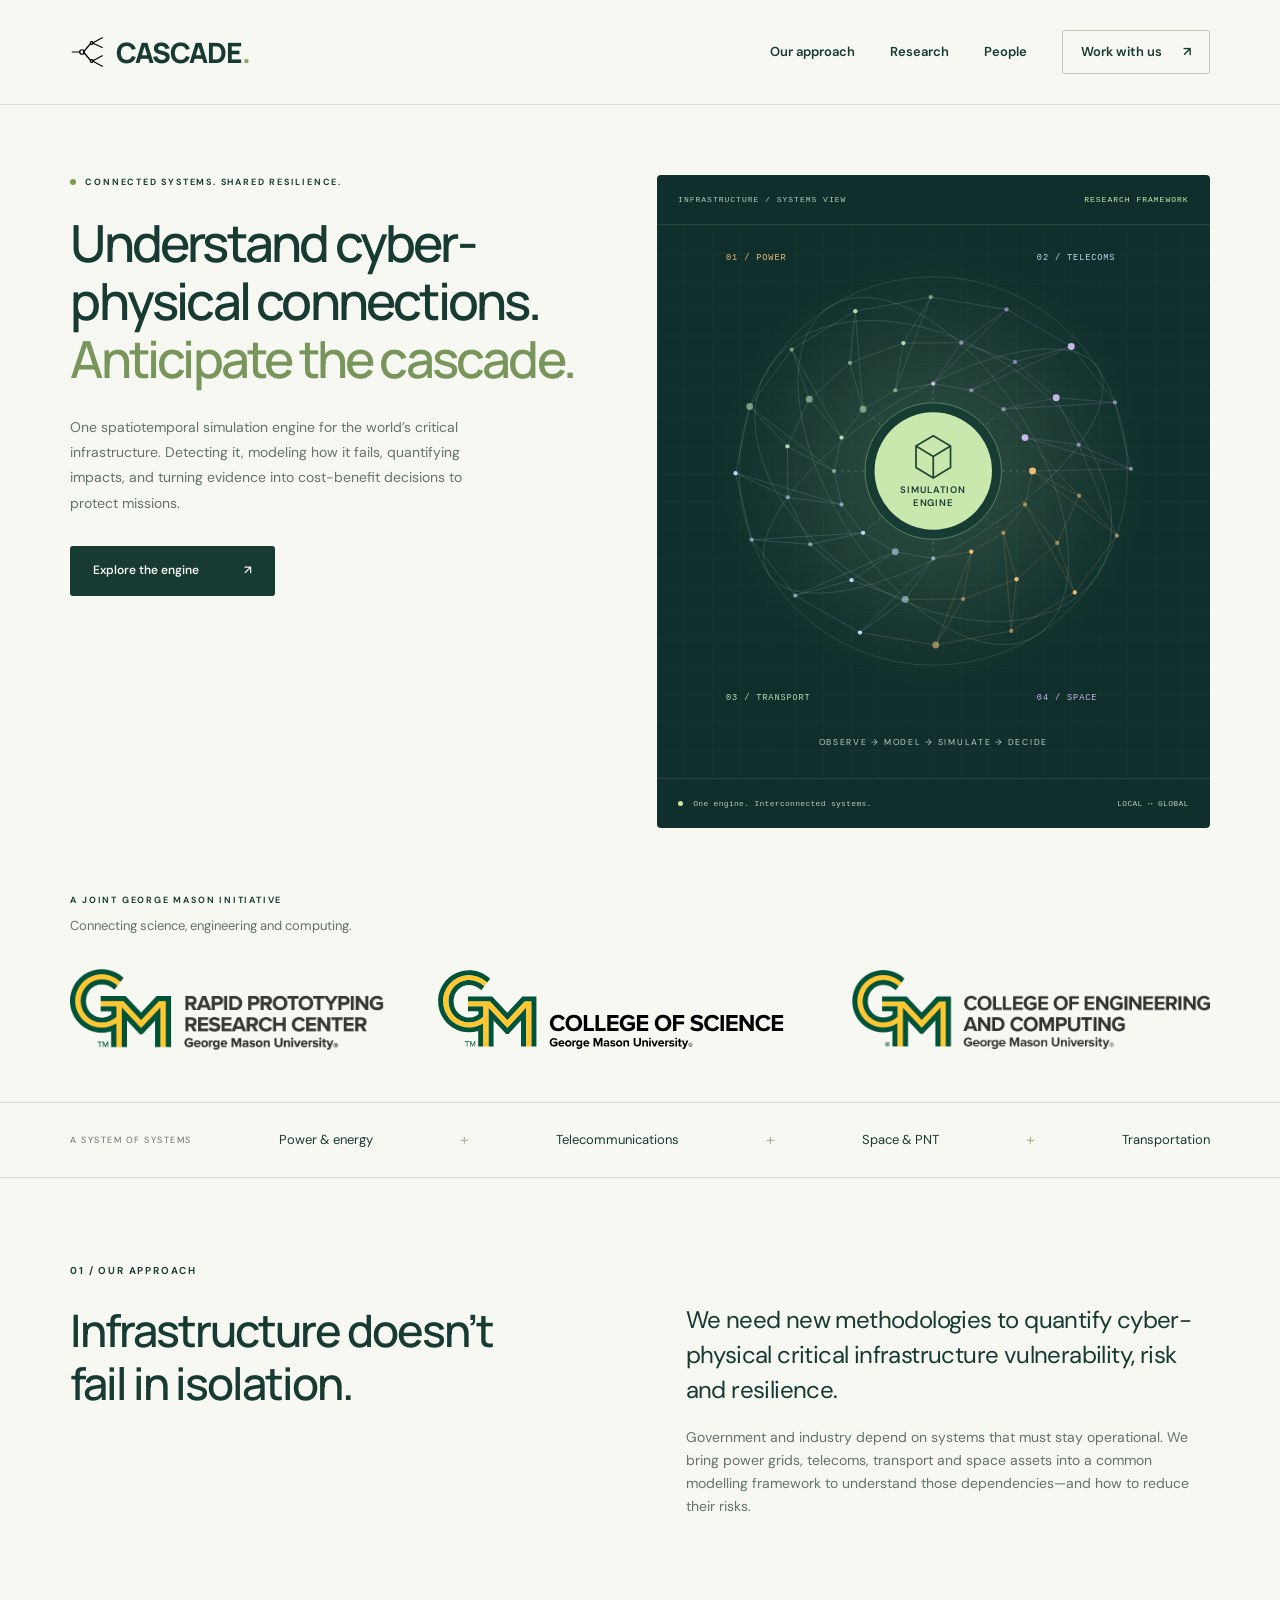
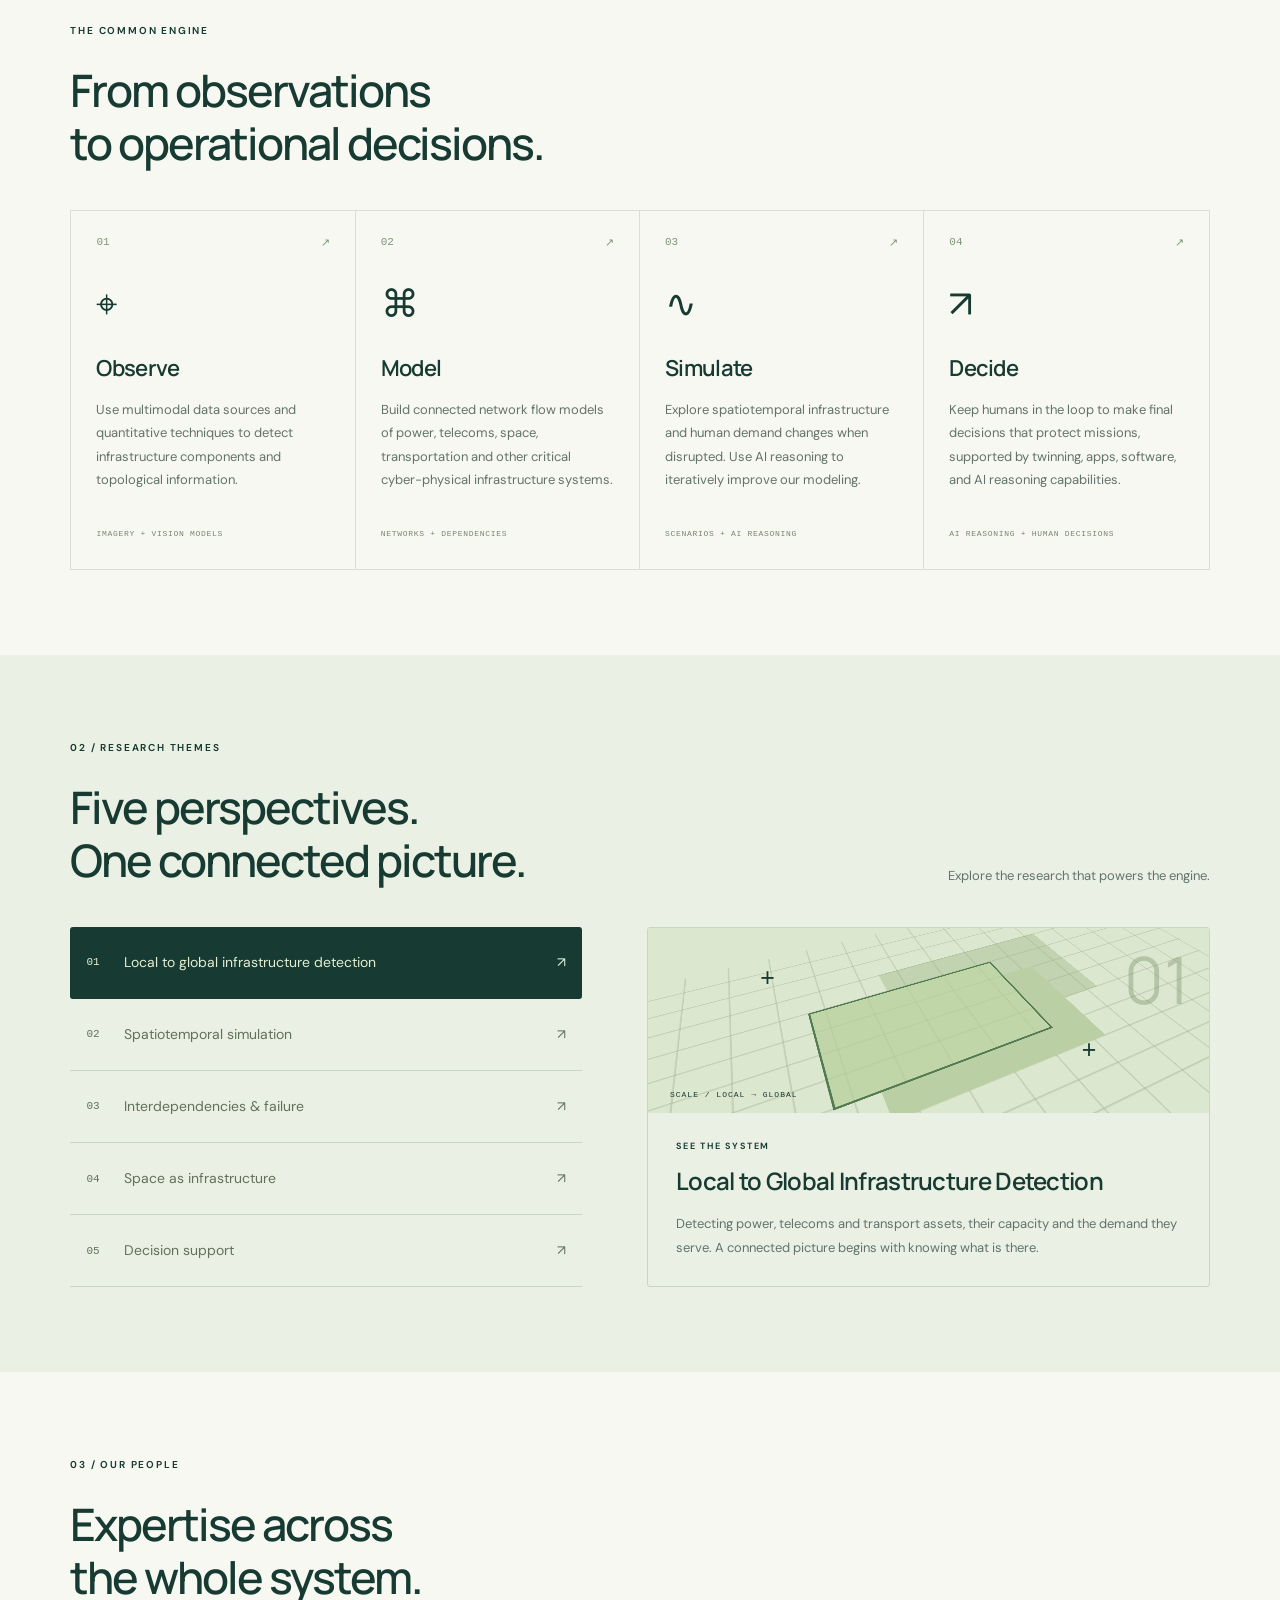
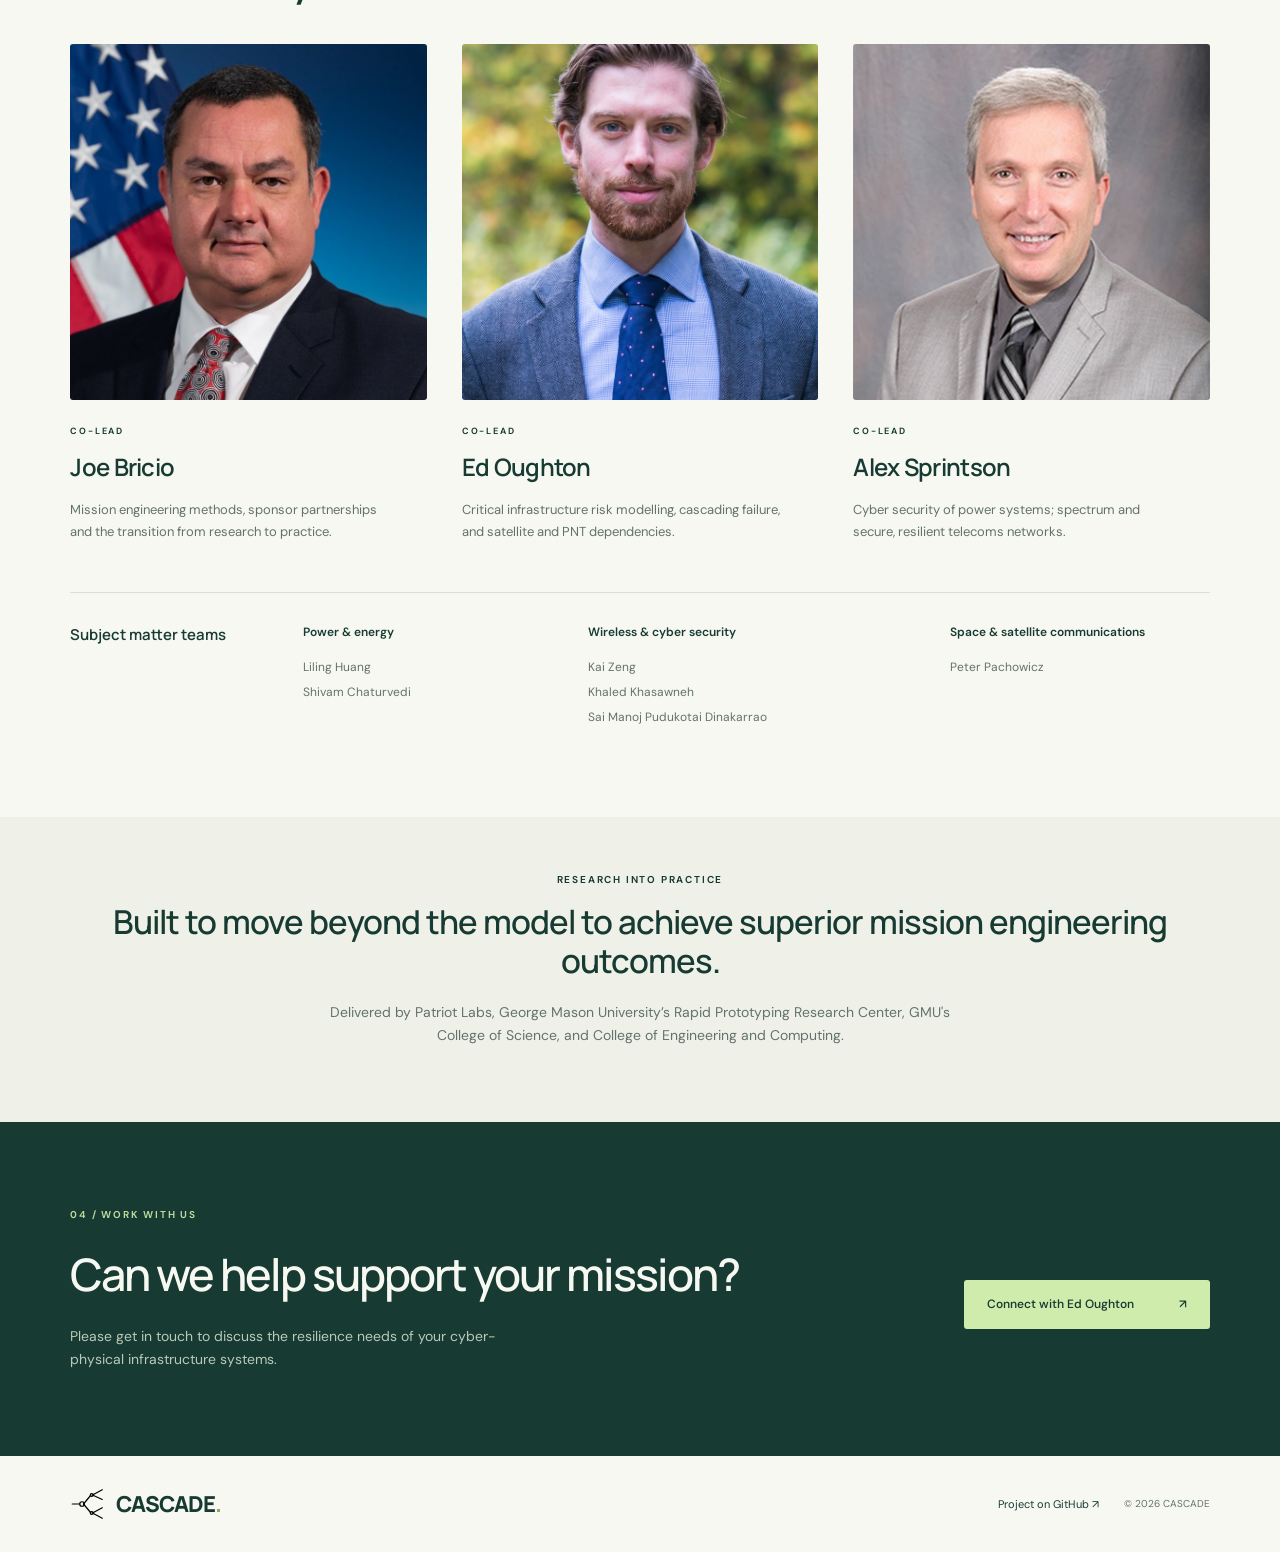
<file: index.html>
<!doctype html>
<html lang="en">
<head>
<meta charset="utf-8"><meta name="viewport" content="width=device-width, initial-scale=1">
<title>CASCADE — Center for Cyber Physical Infrastructure Simulation</title>
<meta name="description" content="Detecting critical infrastructure, modelling cascading failures, and turning simulation into decisions. Explore CASCADE's research, simulation engine, and team.">
<meta name="theme-color" content="#102e2b">
<link rel="stylesheet" href="assets/styles.css"><script src="assets/app.js" defer></script>
</head>
<body>
<a class="skip" href="#main">Skip to content</a>
<header><a class="brand" href="#" aria-label="CASCADE home"><svg class="brand-mark" aria-hidden="true" viewBox="0 0 48 48" fill="none" stroke="currentColor" stroke-width="1.6" stroke-linecap="round" stroke-linejoin="round"><path d="M3 24L13 24"/><path d="M18 24L28 12"/><path d="M18 24L28 36"/><path d="M30 12L43 5"/><path d="M30 12L43 18"/><path d="M30 36L43 29"/><path d="M30 36L43 43"/><circle cx="16" cy="24" r="3"/><circle cx="29" cy="12" r="2"/><circle cx="29" cy="36" r="2"/></svg> CASCADE<span class="brand-dot">.</span></a><nav aria-label="Main navigation"><a href="#approach">Our approach</a><a href="#research">Research</a><a href="#people">People</a><a class="nav-cta" href="#collaborate">Work with us <span aria-hidden="true">↗</span></a></nav></header>
<main id="main">
<section class="hero">
<div class="hero-copy"><p class="eyebrow"><span></span> CONNECTED SYSTEMS. SHARED RESILIENCE.</p><h1>Understand cyber-physical connections.<br><em>Anticipate the cascade.</em></h1><p class="hero-description">One spatiotemporal simulation engine for the world’s critical infrastructure. Detecting it, modeling how it fails, quantifying impacts, and turning evidence into cost-benefit decisions to protect missions.</p><a class="button" href="#approach">Explore the engine <span aria-hidden="true">↗</span></a></div>
<div class="hero-art"><div class="art-top"><span>INFRASTRUCTURE / SYSTEMS VIEW</span><span class="live-dot">RESEARCH FRAMEWORK</span></div><svg id="network" viewBox="0 0 640 640" role="img" aria-labelledby="network-title network-desc"><title id="network-title">Connected infrastructure simulation engine</title><desc id="network-desc">Power, telecoms, transport and space networks converge on a common simulation engine, connecting observations to decision support.</desc><defs><radialGradient id="glow"><stop stop-color="#c7edac" stop-opacity=".18"/><stop offset="1" stop-color="#c7edac" stop-opacity="0"/></radialGradient><pattern id="grid" width="32" height="32" patternUnits="userSpaceOnUse"><path d="M 32 0 L 0 0 0 32" fill="none" stroke="#d4e7da" stroke-opacity=".055"/></pattern></defs><rect width="640" height="640" fill="url(#grid)"/><circle cx="320" cy="285" r="250" fill="url(#glow)"/><g id="network-lines"></g><g class="orbits" fill="none" stroke="#b8d6c5" stroke-opacity=".17"><ellipse cx="320" cy="285" rx="225" ry="225"/><ellipse cx="320" cy="285" rx="225" ry="90" transform="rotate(-32 320 285)"/><ellipse cx="320" cy="285" rx="120" ry="225" transform="rotate(-32 320 285)"/><ellipse cx="320" cy="285" rx="225" ry="150" transform="rotate(32 320 285)"/></g><g id="network-nodes"></g><g class="core"><circle cx="320" cy="285" r="79" fill="#173c34" stroke="#bbdf9a" stroke-opacity=".45"/><circle cx="320" cy="285" r="68" fill="#c9e8ad"/><path transform="translate(0 -16)" d="m300 272 20-12 20 12v25l-20 12-20-12z m0 0 20 12 20-12 m-20 12v25" fill="none" stroke="#214733" stroke-width="2"/><text x="320" text-anchor="middle" fill="#173c34" font-size="11" font-weight="600" letter-spacing="1"><tspan x="320" y="310">SIMULATION</tspan><tspan x="320" y="326">ENGINE</tspan></text></g><g class="sector-label"><text x="80" y="40" fill="#e9bd75">01 / POWER</text><text x="440" y="40" fill="#bad9f1">02 / TELECOMS</text><text x="80" y="550" fill="#b5dab3">03 / TRANSPORT</text><text x="440" y="550" fill="#c5b8e8">04 / SPACE</text></g><g fill="#b8cec3" font-size="10" letter-spacing="2"><text x="320" y="602" text-anchor="middle">OBSERVE → MODEL → SIMULATE → DECIDE</text></g></svg><div class="art-bottom"><span><i></i> One engine. Interconnected systems.</span><span>LOCAL ↔ GLOBAL</span></div></div>
</section>
<section class="college-affiliation" aria-labelledby="college-heading">
<div class="college-intro"><p class="eyebrow" id="college-heading">A JOINT GEORGE MASON INITIATIVE</p><p>Connecting science, engineering and computing.</p></div>
<div class="college-logos"><a class="college-logo rprc-logo" href="https://rprc.gmu.edu/" aria-label="George Mason University Rapid Prototyping Research Center"><img src="assets/rprc.png" alt="Rapid Prototyping Research Center, George Mason University" width="766" height="185"></a><a class="college-logo science-logo" href="https://science.gmu.edu/" aria-label="George Mason University College of Science"><img src="assets/college-science.svg" alt="College of Science, George Mason University" width="894" height="184"></a><a class="college-logo engineering-logo" href="https://cec.gmu.edu/" aria-label="George Mason University College of Engineering and Computing"><img src="assets/college-engineering-computing.png" alt="College of Engineering and Computing, George Mason University" width="836" height="184"></a></div>
</section>
<div class="sector-strip"><span>A SYSTEM OF SYSTEMS</span><p>Power & energy</p><b>+</b><p>Telecommunications</p><b>+</b><p>Space & PNT</p><b>+</b><p>Transportation</p></div>
<section class="intro section" id="approach"><div><p class="eyebrow">01 / OUR APPROACH</p><h2>Infrastructure doesn’t<br>fail in isolation.</h2></div><div><p class="large-copy">We need new methodologies to quantify cyber-physical critical infrastructure vulnerability, risk and resilience.</p><p>Government and industry depend on systems that must stay operational. We bring power grids, telecoms, transport and space assets into a common modelling framework to understand those dependencies—and how to reduce their risks.</p></div></section>
<section class="engine section"><div class="section-heading"><div><p class="eyebrow">THE COMMON ENGINE</p><h2>From observations<br>to operational decisions.</h2></div></div><div class="pipeline"><article><span class="step">01 <span>↗</span></span><div class="pipeline-icon" aria-hidden="true">⌖</div><h3>Observe</h3><p>Use multimodal data sources and quantitative techniques to detect infrastructure components and topological information.</p><span class="tag">IMAGERY + VISION MODELS</span></article><article><span class="step">02 <span>↗</span></span><div class="pipeline-icon" aria-hidden="true">⌘</div><h3>Model</h3><p>Build connected network flow models of power, telecoms, space, transportation and other critical cyber-physical infrastructure systems.</p><span class="tag">NETWORKS + DEPENDENCIES</span></article><article><span class="step">03 <span>↗</span></span><div class="pipeline-icon" aria-hidden="true">∿</div><h3>Simulate</h3><p>Explore spatiotemporal infrastructure and human demand changes when disrupted. Use AI reasoning to iteratively improve our modeling.</p><span class="tag">SCENARIOS + AI REASONING</span></article><article><span class="step">04 <span>↗</span></span><div class="pipeline-icon" aria-hidden="true">↗</div><h3>Decide</h3><p>Keep humans in the loop to make final decisions that protect missions, supported by twinning, apps, software, and AI reasoning capabilities.</p><span class="tag">AI REASONING + HUMAN DECISIONS</span></article></div></section>
<section class="research section" id="research"><div class="section-heading"><div><p class="eyebrow">02 / RESEARCH THEMES</p><h2>Five perspectives.<br>One connected picture.</h2></div><p>Explore the research that powers the engine.</p></div><div class="research-layout"><div class="theme-tabs" role="tablist" aria-label="Research themes" aria-orientation="vertical"><button id="tab-0" role="tab" aria-selected="true" aria-controls="theme-panel" tabindex="0" data-theme="0"><span>01</span> Local to global infrastructure detection <b>↗</b></button><button id="tab-1" role="tab" aria-selected="false" aria-controls="theme-panel" tabindex="-1" data-theme="1"><span>02</span> Spatiotemporal simulation <b>↗</b></button><button id="tab-2" role="tab" aria-selected="false" aria-controls="theme-panel" tabindex="-1" data-theme="2"><span>03</span> Interdependencies & failure <b>↗</b></button><button id="tab-3" role="tab" aria-selected="false" aria-controls="theme-panel" tabindex="-1" data-theme="3"><span>04</span> Space as infrastructure <b>↗</b></button><button id="tab-4" role="tab" aria-selected="false" aria-controls="theme-panel" tabindex="-1" data-theme="4"><span>05</span> Decision support <b>↗</b></button></div><article id="theme-panel" role="tabpanel" aria-labelledby="tab-0" tabindex="0"><div class="theme-visual" aria-hidden="true"><div class="map-grid"></div><span class="visual-cross cross-one">+</span><span class="visual-cross cross-two">+</span><span class="visual-caption">SCALE / LOCAL → GLOBAL</span><span class="visual-number">01</span></div><div class="theme-body"><p class="eyebrow" id="theme-kicker">SEE THE SYSTEM</p><h3 id="theme-title">Local to Global Infrastructure Detection</h3><p id="theme-description">Detecting power, telecoms and transport assets, their capacity and the demand they serve. A connected picture begins with knowing what is there.</p></div></article></div></section>
<section class="people section" id="people"><div class="section-heading"><div><p class="eyebrow">03 / OUR PEOPLE</p><h2>Expertise across<br>the whole system.</h2></div></div><div class="leaders"><article><img class="person-photo" src="assets/people/joe-bricio.jpg" alt="Joe Bricio" width="768" height="768" loading="lazy"><p class="eyebrow">CO-LEAD</p><h3>Joe Bricio</h3><p>Mission engineering methods, sponsor partnerships and the transition from research to practice.</p></article><article><img class="person-photo" src="assets/people/ed-oughton.jpg" alt="Ed Oughton" width="1500" height="2000" loading="lazy"><p class="eyebrow">CO-LEAD</p><h3>Ed Oughton</h3><p>Critical infrastructure risk modelling, cascading failure, and satellite and PNT dependencies.</p></article><article><img class="person-photo" src="assets/people/alex-sprintson.jpg" alt="Alex Sprintson" width="500" height="500" loading="lazy"><p class="eyebrow">CO-LEAD</p><h3>Alex Sprintson</h3><p>Cyber security of power systems; spectrum and secure, resilient telecoms networks.</p></article></div><div class="expertise"><h3>Subject matter teams</h3><div><h4>Power & energy</h4><p>Liling Huang</p><p>Shivam Chaturvedi</p></div><div><h4>Wireless & cyber security</h4><p>Kai Zeng</p><p>Khaled Khasawneh</p><p>Sai Manoj Pudukotai Dinakarrao</p></div><div><h4>Space & satellite communications</h4><p>Peter Pachowicz</p></div></div></section>
<section class="partner section"><p class="eyebrow">RESEARCH INTO PRACTICE</p><h2>Built to move beyond the model to achieve superior mission engineering outcomes.</h2><p>Delivered by Patriot Labs, George Mason University’s Rapid Prototyping Research Center, GMU's College of Science, and College of Engineering and Computing.</p></section>
<section class="collaborate section" id="collaborate"><div><p class="eyebrow">04 / WORK WITH US</p><h2>Can we help support your mission?</h2><p>Please get in touch to discuss the resilience needs of your cyber-physical infrastructure systems.</p></div><a class="button light" href="https://github.com/edwardoughton" target="_blank" rel="noopener noreferrer">Connect with Ed Oughton <span aria-hidden="true">↗</span></a></section>
</main><footer><a class="brand" href="#" aria-label="CASCADE home"><svg class="brand-mark" aria-hidden="true" viewBox="0 0 48 48" fill="none" stroke="currentColor" stroke-width="1.6" stroke-linecap="round" stroke-linejoin="round"><path d="M3 24L13 24"/><path d="M18 24L28 12"/><path d="M18 24L28 36"/><path d="M30 12L43 5"/><path d="M30 12L43 18"/><path d="M30 36L43 29"/><path d="M30 36L43 43"/><circle cx="16" cy="24" r="3"/><circle cx="29" cy="12" r="2"/><circle cx="29" cy="36" r="2"/></svg> CASCADE<span class="brand-dot">.</span></a><a href="https://github.com/edwardoughton/cascade">Project on GitHub ↗</a><span>© <span id="year">2026</span> CASCADE</span></footer>
</body></html>
</file>
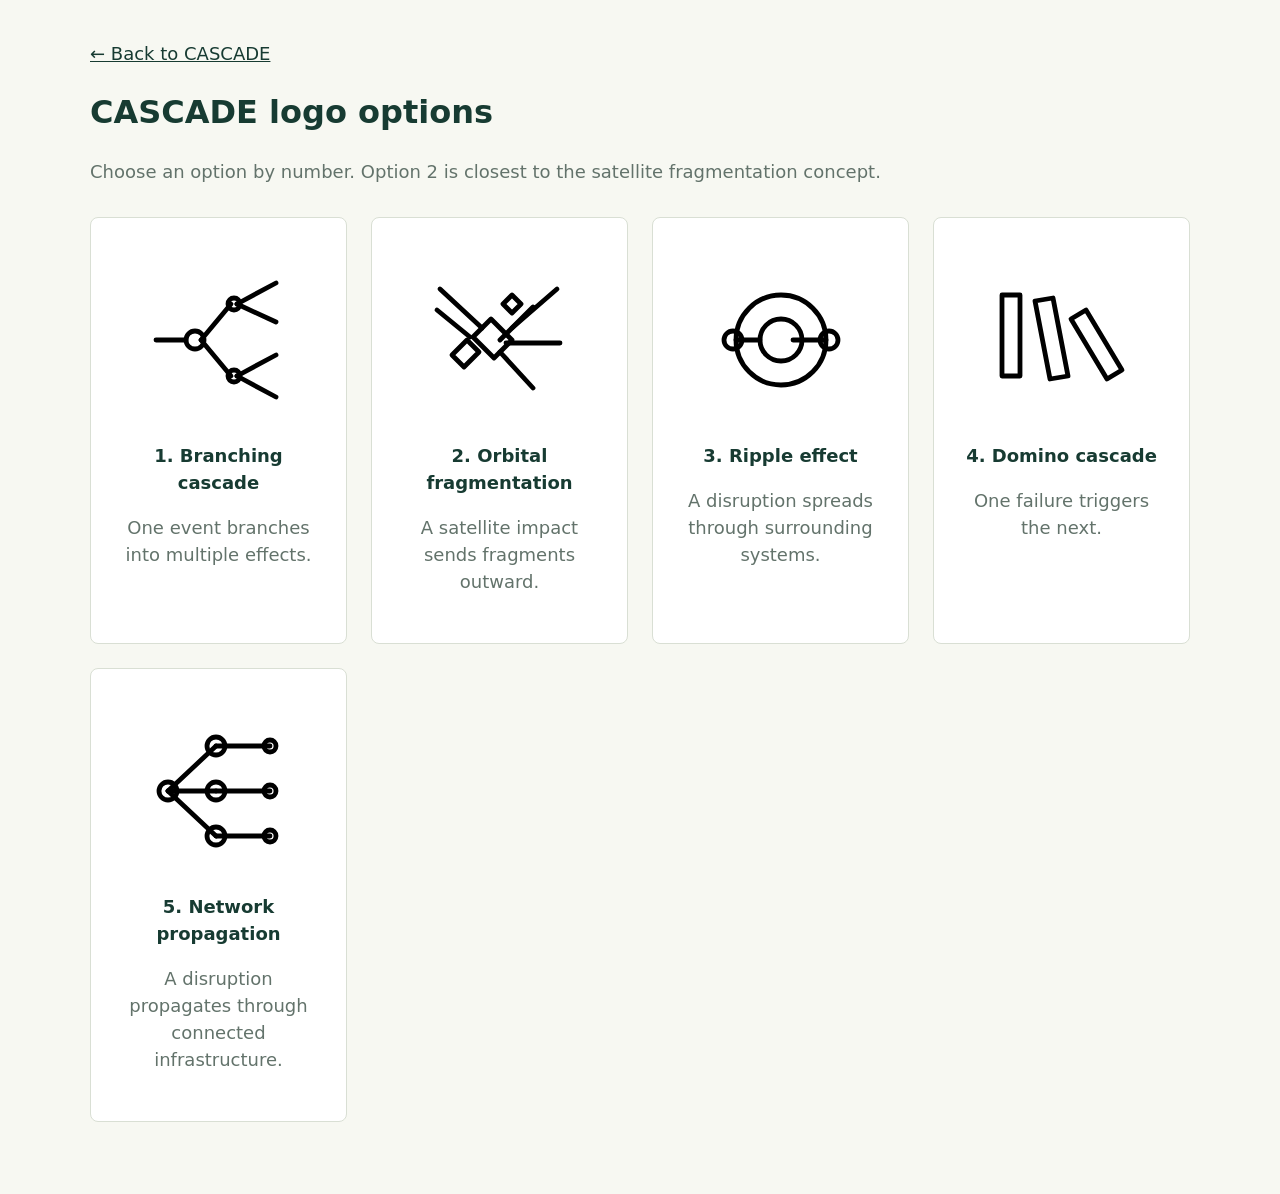
<file: logo-options.html>
<!doctype html>
<html lang="en"><head><meta charset="utf-8"><meta name="viewport" content="width=device-width, initial-scale=1"><title>CASCADE — Logo options</title><style>body{margin:0;padding:40px;background:#f7f8f2;color:#173b32;font:18px/1.5 system-ui,sans-serif}main{max-width:1100px;margin:auto}h1{font-size:32px}p{color:#63736b}.options{display:grid;grid-template-columns:repeat(auto-fit,minmax(240px,1fr));gap:24px;margin:32px 0}article{background:white;border:1px solid #d9dfd4;border-radius:8px;padding:30px;text-align:center}img{display:block;width:144px;height:144px;margin:20px auto 30px}h2{font-size:18px}a{color:inherit}</style></head><body><main><a href="index.html">← Back to CASCADE</a><h1>CASCADE logo options</h1><p>Choose an option by number. Option 2 is closest to the satellite fragmentation concept.</p><div class="options"><article><img src="assets/logo-options/option-1.svg" alt="A branching cascade"><h2>1. Branching cascade</h2><p>One event branches into multiple effects.</p></article><article><img src="assets/logo-options/option-2.svg" alt="A satellite fragmenting after impact"><h2>2. Orbital fragmentation</h2><p>A satellite impact sends fragments outward.</p></article><article><img src="assets/logo-options/option-3.svg" alt="Circular ripples spreading from a central event"><h2>3. Ripple effect</h2><p>A disruption spreads through surrounding systems.</p></article><article><img src="assets/logo-options/option-4.svg" alt="Three dominoes falling in sequence"><h2>4. Domino cascade</h2><p>One failure triggers the next.</p></article><article><img src="assets/logo-options/option-5.svg" alt="A network branching into connected nodes"><h2>5. Network propagation</h2><p>A disruption propagates through connected infrastructure.</p></article></div></main></body></html>
</file>
<file: assets/styles.css>
@import url('https://fonts.googleapis.com/css2?family=DM+Sans:wght@400;450;500;550;600;650;700&family=Manrope:wght@400;500;600;650;700;750;800&display=swap');
:root{--ink:#173b32;--paper:#f7f8f2;--muted:#63736b;--line:#d9dfd4;--lime:#d0ecad}*{box-sizing:border-box}html{scroll-behavior:smooth;scroll-padding-top:35px}body{margin:0;background:var(--paper);color:var(--ink);font:16px/1.65 'DM Sans',sans-serif}a{color:inherit;text-decoration:none}button{font:inherit}h1,h2,h3,h4,p{margin:0}h1,h2,h3{font-family:Manrope,sans-serif}h2{font-size:clamp(30px,3.5vw,48px);font-weight:550;letter-spacing:-2px;line-height:1.18}h3{font-size:24px;font-weight:600;letter-spacing:-.7px}p{color:var(--muted)}header{max-width:1440px;margin:auto;height:105px;padding:0 5.5%;display:flex;align-items:center;justify-content:space-between;border-bottom:1px solid var(--line)}.brand{display:inline-flex;align-items:center;font:800 28px Manrope,sans-serif;letter-spacing:-1px}.brand-dot{color:#88a95a}.brand-mark{font-size:32px;margin-right:10px}nav{display:flex;align-items:center;gap:35px;font-size:13px;font-weight:600}nav a:hover{color:#719744}.nav-cta{border:1px solid #b9c7b5;border-radius:3px;padding:10px 18px}.nav-cta span{margin-left:18px}.hero{max-width:1440px;margin:auto;display:grid;grid-template-columns:1fr 1fr;gap:3%;padding:70px 5.5% 65px}.eyebrow{font-size:10px;font-weight:650;letter-spacing:1.8px;line-height:1.6;color:var(--ink);margin-bottom:25px}.hero .eyebrow{display:flex;gap:9px;align-items:center;font-size:9px}.eyebrow>span{width:6px;height:6px;background:#7a9e52;border-radius:50%}h1{font-size:clamp(40px,4vw,59px);font-weight:550;letter-spacing:-2.8px;line-height:1.13}h1 em{font-style:normal;color:#78965b}.hero-intro{font-size:17px;font-weight:550;line-height:1.5;color:var(--ink);margin:27px 0 15px}.hero-description{max-width:420px;font-size:14px;line-height:1.8}.button{display:inline-flex;align-items:center;gap:45px;background:var(--ink);color:white;font-size:12px;font-weight:550;padding:15px 23px;border-radius:3px;margin-top:30px;transition:background .2s,transform .2s}.button:hover{background:#365c45;transform:translateY(-2px)}.hero-art{background:#102e2b;color:#b3cab9;display:flex;flex-direction:column;min-width:0;border-radius:4px;overflow:hidden}.art-top,.art-bottom{font:8px/1.4 monospace;letter-spacing:1px;display:flex;justify-content:space-between;padding:19px 21px;gap:10px}.art-top{border-bottom:1px solid #28463d}.live-dot{color:#c8e7ac}.hero-art svg{width:100%;flex:1;min-height:0}.sector-label{font:10px monospace;letter-spacing:1px}.art-bottom{border-top:1px solid #28463d;letter-spacing:.3px}.art-bottom i{display:inline-block;width:5px;height:5px;background:#c9e5a9;border-radius:50%;margin-right:5px}.sector-strip{max-width:1440px;margin:auto;border-top:1px solid var(--line);border-bottom:1px solid var(--line);padding:24px 5.5%;display:flex;justify-content:space-between;align-items:center;gap:20px}.sector-strip>span{font-size:9px;letter-spacing:1.5px;color:var(--muted)}.sector-strip p{font-size:13px;color:var(--ink)}.sector-strip b{color:#a8b59c;font-weight:400}.section{max-width:1440px;margin:auto;padding:85px 5.5%}.intro{display:grid;grid-template-columns:1fr 1fr;gap:8%}.large-copy{font-size:24px;line-height:1.45;letter-spacing:-.6px;color:var(--ink);margin:40px 0 18px}.intro p:not(.large-copy):not(.eyebrow){font-size:14px;max-width:520px}.section-heading{display:flex;justify-content:space-between;align-items:end;gap:40px;margin-bottom:40px}.section-heading>p{font-size:13px;max-width:330px}.engine{padding-top:20px}.pipeline{display:grid;grid-template-columns:repeat(4,1fr);border:1px solid var(--line)}.pipeline article{padding:25px;border-right:1px solid var(--line)}.pipeline article:last-child{border:0}.step{display:flex;justify-content:space-between;color:#82947b;font:11px monospace}.pipeline-icon{font-size:38px;font-weight:400;margin:24px 0 12px;height:65px}.pipeline h3{font-size:22px}.pipeline p{font-size:13px;margin:12px 0 26px;line-height:1.8}.tag{font:8px monospace;letter-spacing:.7px;color:#76866f}.research{background:#eaf0e3}.research-layout{display:grid;grid-template-columns:1fr 1.1fr;gap:65px}.theme-tabs{display:flex;flex-direction:column}.theme-tabs button{border:0;border-bottom:1px solid #cbd6c2;background:transparent;text-align:left;display:flex;align-items:center;gap:24px;padding:24px 16px;color:#62715c;font-size:14px;cursor:pointer}.theme-tabs button span{font:11px monospace}.theme-tabs button b{margin-left:auto;font-weight:400}.theme-tabs button[aria-selected=true]{background:var(--ink);color:#e2eed3;border-color:var(--ink);border-radius:3px}.theme-tabs button:hover{background:#d7e2cb}.theme-tabs button[aria-selected=true]:hover{background:#254d3e}#theme-panel{border:1px solid #cbd6c2;border-radius:3px;overflow:hidden}.theme-visual{height:185px;position:relative;background:#dce7cf;overflow:hidden}.map-grid{position:absolute;inset:-80px;background:repeating-linear-gradient(0deg,transparent 0 27px,#9caf8e66 28px 29px),repeating-linear-gradient(90deg,transparent 0 43px,#9caf8e66 44px 45px);transform:perspective(320px) rotateX(43deg) rotateZ(-24deg)}.map-grid:after{content:'';position:absolute;inset:33% 35%;border:2px solid #537a50;background:#b2ce96aa;box-shadow:40px 28px 0 #bacfa4,85px -30px 0 #89ac7355}.visual-cross{position:absolute;font:25px monospace}.cross-one{left:20%;top:20%}.cross-two{right:20%;bottom:25%}.visual-caption{position:absolute;bottom:14px;left:22px;font:8px monospace;letter-spacing:1px}.visual-number{position:absolute;right:20px;top:7px;font:65px Manrope,sans-serif;color:#65805855}.theme-body{padding:26px 28px}.theme-body .eyebrow{font-size:9px;margin-bottom:12px}.theme-body h3{font-size:24px;line-height:1.35;margin-bottom:15px}.theme-body>p:last-child{font-size:13px;line-height:1.8}.leaders{display:grid;grid-template-columns:repeat(3,1fr);gap:35px}.person-initial{position:relative;background:#e6ebdf;height:160px;display:flex;align-items:center;padding:25px;font:500 62px Manrope,sans-serif;letter-spacing:-4px;color:#7d9570;border-top:2px solid #b8c9a9;margin-bottom:24px;background-image:repeating-linear-gradient(135deg,transparent 0 27px,#bcccb526 28px 29px)}.person-initial span{position:absolute;bottom:17px;right:20px;font:10px monospace;letter-spacing:1px}.leaders .eyebrow{margin-bottom:8px;font-size:9px}.leaders h3{margin-bottom:13px}.leaders article>p:last-child{font-size:13px;max-width:330px}.expertise{margin-top:50px;padding-top:30px;border-top:1px solid var(--line);display:grid;grid-template-columns:.8fr 1fr 1.3fr 1fr;gap:25px}.expertise h3{font-size:15px;letter-spacing:0}.expertise h4{font-size:12px;margin-bottom:15px;font-weight:600}.expertise p{font-size:12px;margin:5px 0}.partner{text-align:center;background:#eff1e9;padding-top:55px;padding-bottom:55px}.partner .eyebrow{margin-bottom:15px}.partner h2{font-size:33px;letter-spacing:-1px}.partner>p:not(.eyebrow){max-width:640px;margin:20px auto;font-size:14px}.partner-wordmark{font:750 21px Manrope,sans-serif;letter-spacing:1px;margin-top:35px}.partner-wordmark span{margin:0 28px;font-weight:400;color:#8a9d7e}.collaborate{background:var(--ink);color:var(--paper);display:flex;align-items:center;justify-content:space-between;gap:30px}.collaborate .eyebrow{color:#bfdb9e}.collaborate p:last-child{color:#b9c9ba;font-size:14px;max-width:460px;margin-top:24px}.light{background:var(--lime);color:var(--ink);white-space:nowrap}.light:hover{background:#e0f4c8}footer{max-width:1440px;margin:auto;padding:30px 5.5%;display:flex;align-items:center;gap:25px}footer .brand{font-size:22px}footer p{font-size:10px;max-width:200px;line-height:1.5}footer>a:not(.brand){font-size:11px;margin-left:auto}footer>span{font-size:10px;color:var(--muted)}.skip{position:absolute;left:10px;top:-80px;padding:10px;background:white;z-index:5}.skip:focus{top:10px}:focus-visible{outline:3px solid #8bab60;outline-offset:5px}section[id]{scroll-margin-top:20px}@media(min-width:1450px){body{border-left:1px solid var(--line);border-right:1px solid var(--line);max-width:1440px;margin:auto}}@media(max-width:900px){header{height:85px}nav{gap:20px}.hero{padding-top:45px;gap:25px}h1{font-size:40px;letter-spacing:-2px}.hero .eyebrow{font-size:7px;letter-spacing:1px}.hero-art{align-self:center}.art-top,.art-bottom{font-size:6px;padding:15px 10px}.section{padding:60px 5.5%}.pipeline article{padding:20px 16px}.tag{font-size:7px}.research-layout{gap:25px}.theme-tabs button{gap:12px;font-size:12px;padding:23px 12px}.expertise{grid-template-columns:1fr 1fr}.collaborate h2{font-size:35px}.light{gap:20px}footer{flex-wrap:wrap}.sector-strip{gap:10px}.sector-strip p{font-size:11px}}@media(max-width:640px){header{height:auto;min-height:80px;flex-wrap:wrap;gap:15px;padding-top:20px;padding-bottom:18px}.brand{font-size:24px}nav{width:100%;justify-content:space-between;gap:10px;font-size:11px}.nav-cta{padding:5px 8px}.nav-cta span{margin-left:5px}.hero{grid-template-columns:1fr;padding-top:35px}.hero .eyebrow{font-size:8px}h1{font-size:43px}.hero-description{max-width:350px}.hero-art{margin-top:15px}.hero-art svg{max-height:420px}.art-top,.art-bottom{font-size:7px;padding:15px}.sector-strip{flex-wrap:wrap;justify-content:center;padding:20px}.sector-strip>span{width:100%;text-align:center;margin-bottom:4px}.sector-strip p{font-size:10px}.intro{grid-template-columns:1fr;gap:0}.large-copy{margin-top:25px;font-size:21px}.section{padding-top:50px;padding-bottom:50px}.eyebrow{margin-bottom:18px}h2{font-size:34px;letter-spacing:-1.4px}.section-heading{display:block;margin-bottom:28px}.section-heading>p{margin-top:20px}.pipeline{grid-template-columns:1fr 1fr}.pipeline article:nth-child(2){border-right:0}.pipeline article:nth-child(-n+2){border-bottom:1px solid var(--line)}.pipeline p{font-size:12px}.pipeline-icon{margin:14px 0 4px}.research-layout{grid-template-columns:1fr}.theme-tabs button{font-size:13px;padding:17px}.theme-visual{height:155px}.leaders{grid-template-columns:1fr;gap:30px}.leaders article{display:grid;grid-template-columns:90px 1fr;column-gap:20px}.person-initial{grid-row:1/4;height:115px;margin:0;font-size:35px;padding:12px;letter-spacing:-2px}.leaders .eyebrow{margin:0}.leaders h3{font-size:22px;margin:3px 0 7px}.leaders article>p:last-child{font-size:12px}.expertise{gap:22px;grid-template-columns:1fr}.expertise h4{margin-bottom:10px}.partner-wordmark{font-size:17px}.partner-wordmark span{margin:0 12px}.partner h2{font-size:28px}.collaborate{display:block}.collaborate h2{font-size:33px}.collaborate .button{margin-top:30px}footer{gap:18px}footer p{max-width:150px}footer>a:not(.brand){margin-left:0}footer>span{margin-left:auto}}@media(prefers-reduced-motion:reduce){html{scroll-behavior:auto}*{transition:none!important}}

/* College artwork is cropped to its visible bounds, with matching GM heights. */
.brand-mark{width:36px;height:36px;flex-shrink:0;color:#000;margin-right:10px}
.college-affiliation{max-width:1440px;margin:auto;padding:0 5.5% 38px;display:grid;grid-template-columns:1fr 1.7fr;gap:35px;align-items:center}
.college-intro .eyebrow{margin-bottom:8px;font-size:9px}
.college-intro>p:last-child{font-size:13px}
.college-logos{display:grid;grid-template-columns:1.07fr 1fr;gap:32px;align-items:center}
.college-logo{display:flex;align-items:center;justify-content:center;min-width:0;padding:14px 0;background:transparent}
.college-logo img{display:block;width:100%;height:auto;object-fit:contain}
@media(max-width:900px){.college-affiliation{grid-template-columns:1fr;gap:18px}.college-logos{max-width:750px}}
@media(max-width:640px){.college-logos{grid-template-columns:1fr;gap:18px}.college-logo{justify-content:flex-start;padding:6px 0}.science-logo img{width:321px;max-width:100%}.engineering-logo img{width:300px;max-width:100%}}

/* Leadership photos retain the original images and use a consistent portrait frame. */
.person-photo{display:block;width:100%;height:auto;aspect-ratio:1/1;object-fit:cover;object-position:center;border-radius:3px;margin-bottom:24px}
@media(max-width:640px){.person-photo{grid-row:1/4;width:90px;height:115px;aspect-ratio:auto;margin:0;object-position:center}}

/* Three university units share the affiliation row and matching GM symbol scale. */
.college-affiliation{grid-template-columns:1fr;gap:18px}
.college-logos{grid-template-columns:.94fr 1.07fr 1fr;gap:32px;max-width:none}
@media(max-width:640px){.college-logos{grid-template-columns:1fr;gap:18px}.rprc-logo img{width:282px;max-width:100%}}

.hero-description{margin-top:27px}
</file>
